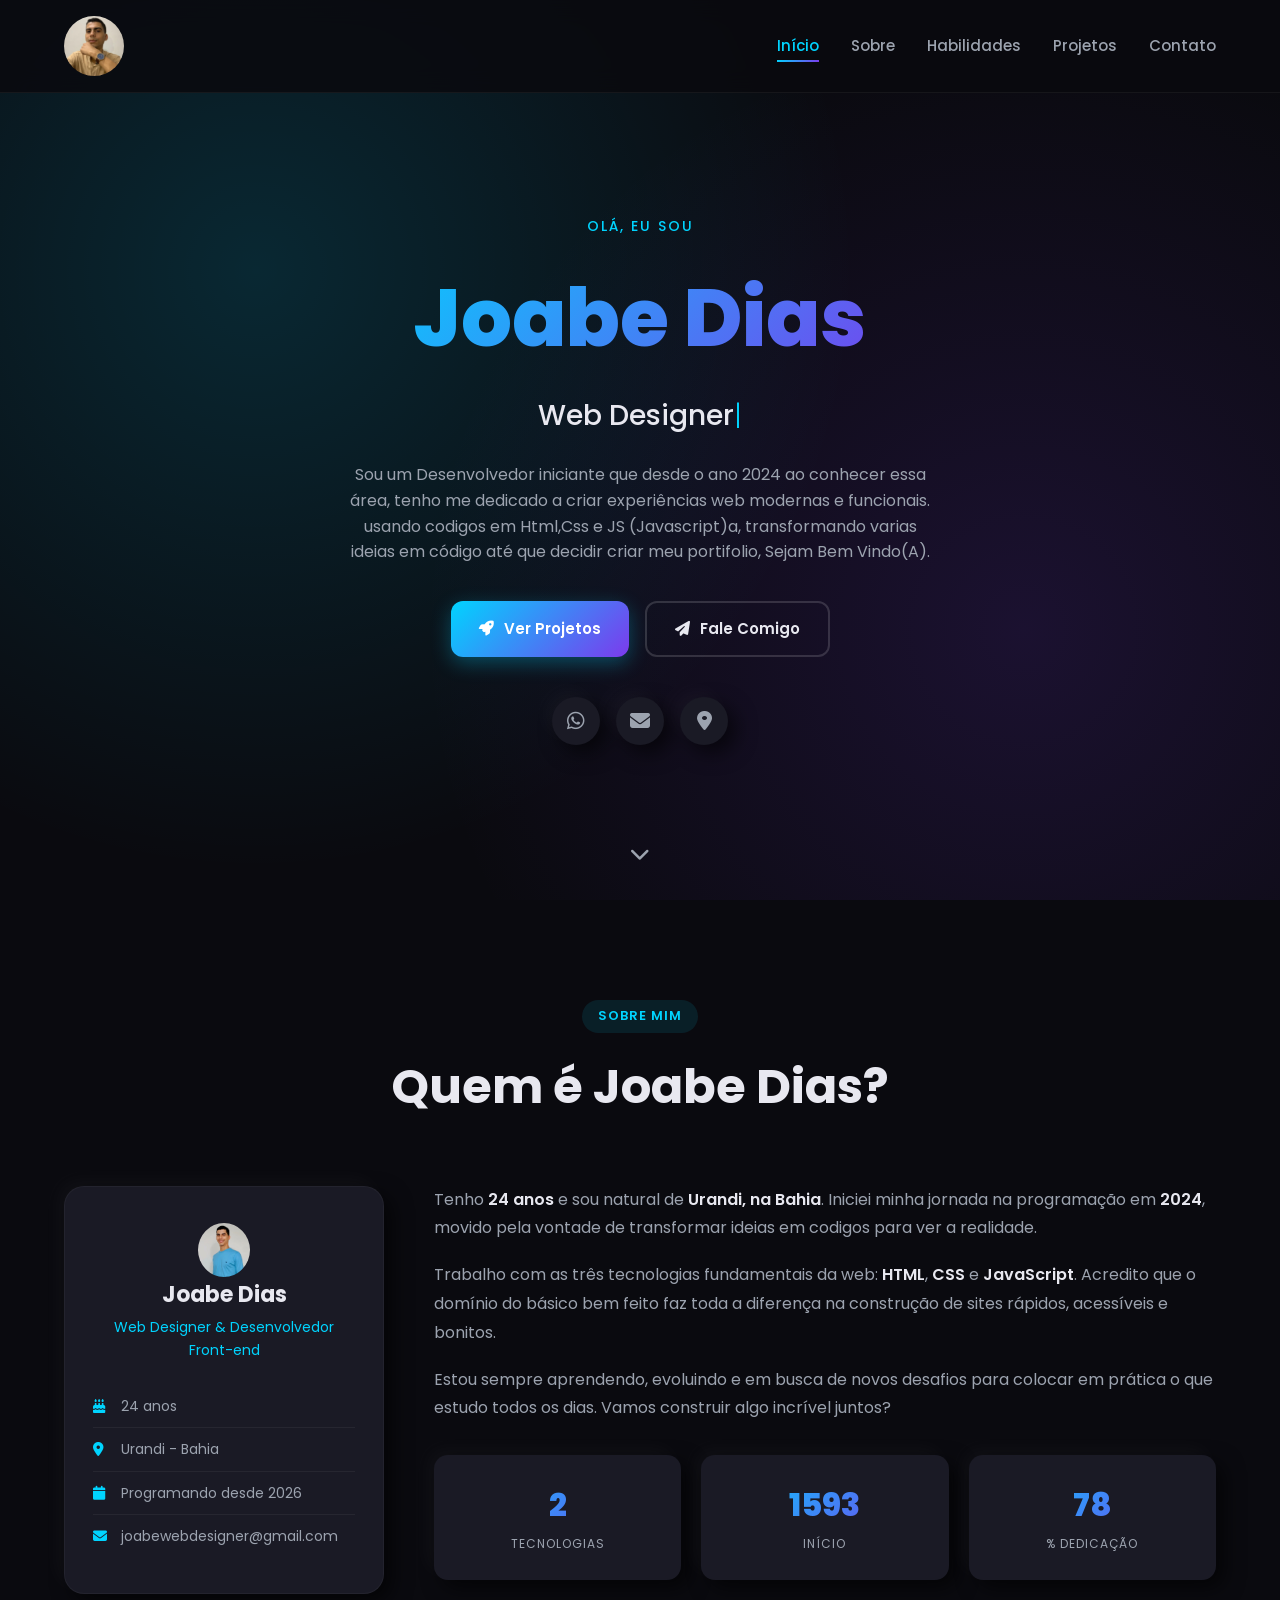
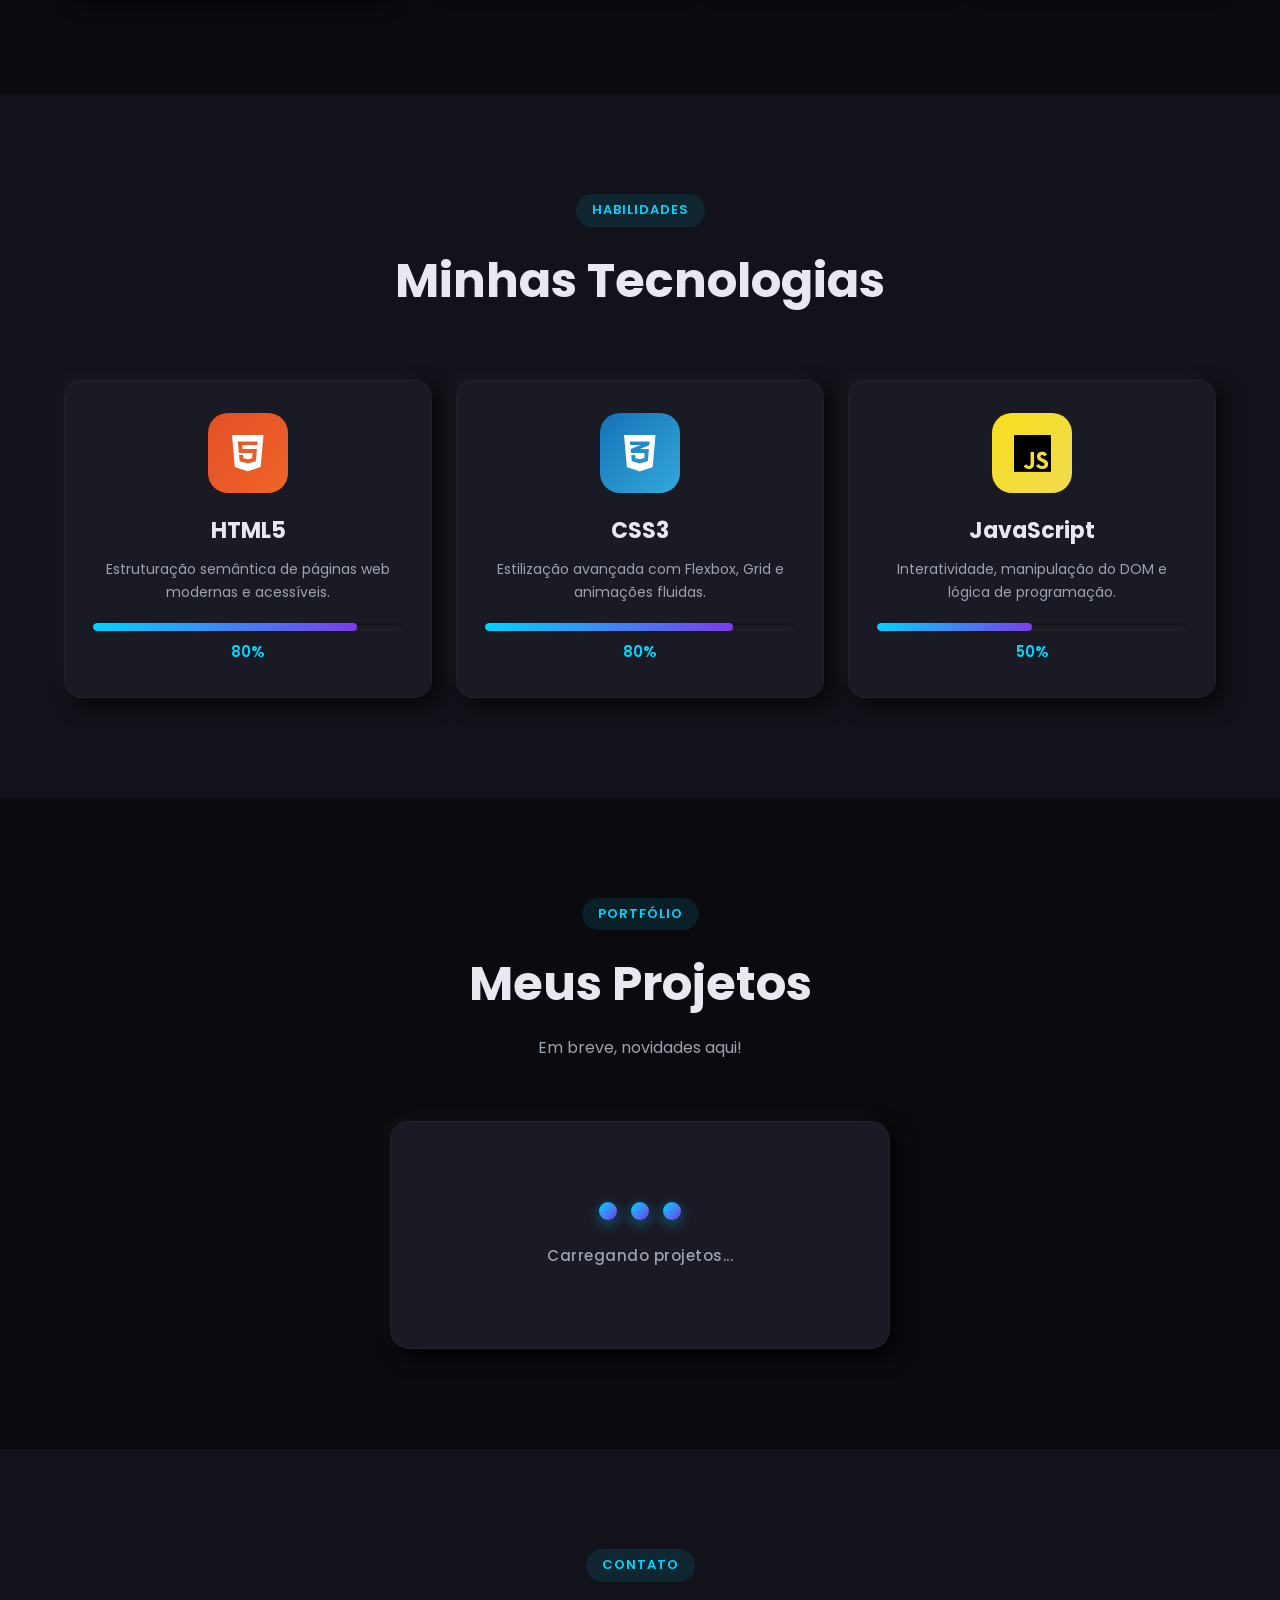
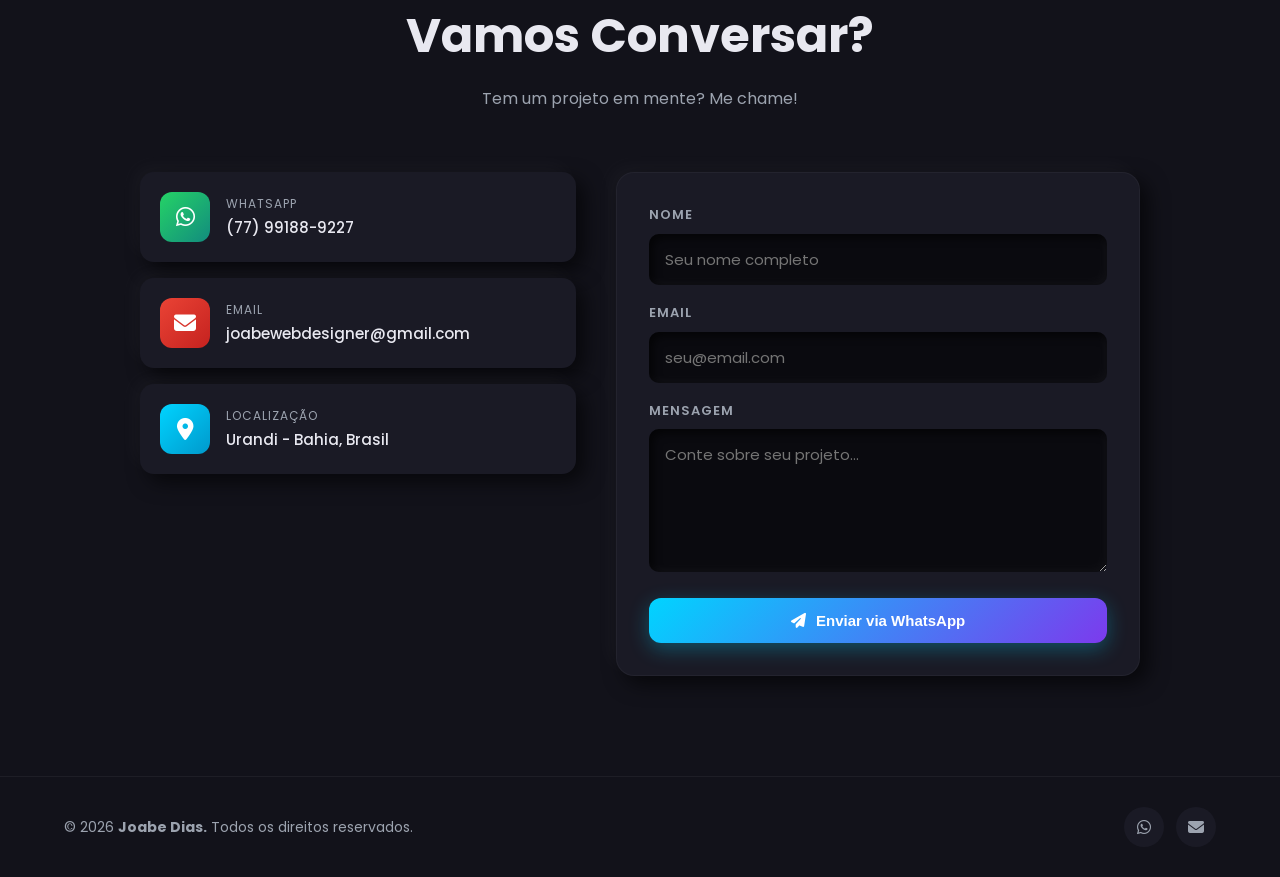
<file: index.html>
<!DOCTYPE html>
<html lang="pt-BR">
<head>
  <meta charset="UTF-8" />
  <meta name="viewport" content="width=device-width, initial-scale=1.0" />
  <title>Joabe Dias - Web Designer & Desenvolvedor</title>
  <meta name="description" content="Portfólio de Joabe Dias, desenvolvedor web e designer de Urandi - Bahia. HTML, CSS e JavaScript." />
  <link rel="preconnect" href="https://fonts.googleapis.com">
  <link rel="preconnect" href="https://fonts.gstatic.com" crossorigin>
  <link href="https://fonts.googleapis.com/css2?family=Poppins:wght@300;400;500;600;700;800&display=swap" rel="stylesheet">
  <link rel="stylesheet" href="https://cdnjs.cloudflare.com/ajax/libs/font-awesome/6.5.1/css/all.min.css" />
  <link rel="stylesheet" href="src/styles.css" />
</head>
<body>
  <!-- Menu fixo+logo JD -->
  <nav class="navbar">
  <div class="nav-container">
    <a href="#inicio" class="logo">
      <img src="img/logojobe.png" alt="JOABE DIAS LOGO"
     style="width: 60px; height: 60px; border-radius: 50%; float: left; margin-right: 10px;">


      </a>
      <button class="menu-toggle" id="menuToggle" aria-label="Abrir menu">
        <i class="fa-solid fa-bars"></i>
      </button>
      <ul class="nav-links" id="navLinks">
        <li><a href="#inicio">Início</a></li>
        <li><a href="#sobre">Sobre</a></li>
        <li><a href="#habilidades">Habilidades</a></li>
        <li><a href="#projetos">Projetos</a></li>
        <li><a href="#contato">Contato</a></li>
      </ul>
    </div>
  </nav>

  <!-- Seção Início -->
  <section id="inicio" class="hero">
    <div class="hero-bg"></div>
    <div class="hero-content">
      <p class="hero-greeting">Olá, eu sou</p>
      <h1 class="hero-name">Joabe Dias</h1>
      <h2 class="hero-role">
        <span class="typed" id="typed">Web Designer</span><span class="cursor">|</span>
      </h2>

      <!-- LOCAL ONDE FALO UM POUCO SOBRE MIM -->
      <p class="hero-description">
        Sou um Desenvolvedor iniciante que desde o ano 2024 ao conhecer essa área, tenho me dedicado a criar experiências web modernas e funcionais.
        usando codigos em Html,Css e JS (Javascript)a, transformando varias ideias em código até que decidir criar meu portifolio, Sejam Bem Vindo(A).
      </p>

<!-- Botões animados-->
      <div class="hero-actions">
        <a href="#projetos" class="btn btn-primary">
          <i class="fa-solid fa-rocket"></i>
          Ver Projetos
        </a>
        <a href="#contato" class="btn btn-outline">
          <i class="fa-solid fa-paper-plane"></i>
          Fale Comigo
        </a>
      </div>
      <div class="hero-socials">
        <a href="https://wa.me/5577991889227" target="_blank" rel="noopener" aria-label="WhatsApp">
          <i class="fa-brands fa-whatsapp"></i>
        </a>
        <a href="mailto:joabewebdesigner@gmail.com" aria-label="Email">
          <i class="fa-solid fa-envelope"></i>
        </a>
        <a href="#contato" aria-label="Localização">
          <i class="fa-solid fa-location-dot"></i>
        </a>
      </div>
    </div>
    <a href="#sobre" class="scroll-indicator" aria-label="Rolar para baixo">
      <i class="fa-solid fa-chevron-down"></i>
    </a>
  </section>

  <!-- Seção Sobre -->
  <section id="sobre" class="section">
    <div class="container">
      <div class="section-header reveal">
        <span class="section-tag">Sobre Mim</span>
        <h2 class="section-title">Quem é Joabe Dias?</h2>
      </div>

      <div class="about-grid">
        <div class="about-card reveal">
<div class="logo-container">
  <img src="img/logojoab.png" alt="JOABE DIAS LOGO"
       style="width: 20%; height: 20%; border-radius: 50%; object-fit: cover;">
</div>

          <h3>Joabe Dias</h3>
          <p class="about-role">Web Designer & Desenvolvedor Front-end</p>
          <ul class="about-info">
            <li><i class="fa-solid fa-cake-candles"></i> 24 anos</li>
            <li><i class="fa-solid fa-location-dot"></i> Urandi - Bahia</li>
            <li><i class="fa-solid fa-calendar"></i> Programando desde 2026</li>
            <li><i class="fa-solid fa-envelope"></i> joabewebdesigner@gmail.com</li>
          </ul>
        </div>
<!-- BIOGRAFIA DO SOBRE -->
        <div class="about-text reveal">
          <p>
            Tenho <strong>24 anos</strong> e sou natural de <strong>Urandi, na Bahia</strong>.
            Iniciei minha jornada na programação em <strong>2024</strong>, movido pela vontade de
            transformar ideias em codigos para ver a realidade.
          </p>
          <p>
            Trabalho com as três tecnologias fundamentais da web: <strong>HTML</strong>,
            <strong>CSS</strong> e <strong>JavaScript</strong>. Acredito que o domínio do básico
            bem feito faz toda a diferença na construção de sites rápidos, acessíveis e bonitos.
          </p>
          <p>
            Estou sempre aprendendo, evoluindo e em busca de novos desafios para colocar em
            prática o que estudo todos os dias. Vamos construir algo incrível juntos?
          </p>
<!-- EFEITO DOS NUMEROS -->
          <div class="stats">
            <div class="stat">
              <span class="stat-number" data-target="3">0</span>
              <span class="stat-label">Tecnologias</span>
            </div>
            <div class="stat">
              <span class="stat-number" data-target=" 2024 ">0</span>
              <span class="stat-label">Início</span>
            </div>
            <div class="stat">
              <span class="stat-number" data-target="100">0</span>
              <span class="stat-label">% Dedicação </span>
            </div>
          </div>
        </div>
      </div>
    </div>
  </section>

  <!-- Seção Habilidades -->
  <section id="habilidades" class="section section-alt">
    <div class="container">
      <div class="section-header reveal">
        <span class="section-tag">Habilidades</span>
        <h2 class="section-title">Minhas Tecnologias</h2>
      </div>
<!-- PARTE ONDE MOSTRA AS TECNOLOGIA QUE USO COM EFEITO  -->
      <div class="skills-grid">
        <div class="skill-card reveal">
          <div class="skill-icon html">
            <i class="fa-brands fa-html5"></i>
          </div>
          <h3>HTML5</h3>
          <p>Estruturação semântica de páginas web modernas e acessíveis.</p>
          <div class="progress">
            <div class="progress-bar" data-progress="85"></div>
          </div>
          <span class="progress-label">80%</span>
        </div>

        <div class="skill-card reveal">
          <div class="skill-icon css">
            <i class="fa-brands fa-css3-alt"></i>
          </div>
          <h3>CSS3</h3>
          <p>Estilização avançada com Flexbox, Grid e animações fluidas.</p>
          <div class="progress">
            <div class="progress-bar" data-progress="80"></div>
          </div>
          <span class="progress-label">80%</span>
        </div>

        <div class="skill-card reveal">
          <div class="skill-icon js">
            <i class="fa-brands fa-js"></i>
          </div>
          <h3>JavaScript</h3>
          <p>Interatividade, manipulação do DOM e lógica de programação.</p>
          <div class="progress">
            <div class="progress-bar" data-progress="50"></div>
          </div>
          <span class="progress-label">50%</span>
        </div>
      </div>
    </div>
  </section>

  <!-- Seção Projetos -->

  <section id="projetos" class="section">
    <div class="container">
      <div class="section-header reveal">
        <span class="section-tag">Portfólio</span>
        <h2 class="section-title">Meus Projetos</h2>
        <p class="section-subtitle">Em breve, novidades aqui!</p>
      </div>

      <div class="loading-projetos reveal">
        <div class="dots-loader" aria-label="Carregando projetos">
          <span></span>
          <span></span>
          <span></span>
        </div>
        <p class="loading-text">Carregando projetos...</p>
      </div>
    </div>
  </section>

  <!-- Seção Contato -->

  <section id="contato" class="section section-alt">
    <div class="container">
      <div class="section-header reveal">
        <span class="section-tag">Contato</span>
        <h2 class="section-title">Vamos Conversar?</h2>
        <p class="section-subtitle">Tem um projeto em mente? Me chame!</p>
      </div>

      <div class="contato-grid">
        <div class="contato-info reveal">
          <a href="https://wa.me/5577991889227" target="_blank" rel="noopener" class="contato-item">
            <div class="contato-icon whatsapp">
              <i class="fa-brands fa-whatsapp"></i>
            </div>
            <div>
              <span class="contato-label">WhatsApp</span>
              <span class="contato-value">(77) 99188-9227</span>
            </div>
          </a>

          <a href="mailto:joabewebdesigner@gmail.com" class="contato-item">
            <div class="contato-icon email">
              <i class="fa-solid fa-envelope"></i>
            </div>
            <div>
              <span class="contato-label">Email</span>
              <span class="contato-value">joabewebdesigner@gmail.com</span>
            </div>
          </a>

          <div class="contato-item">
            <div class="contato-icon location">
              <i class="fa-solid fa-location-dot"></i>
            </div>
            <div>
              <span class="contato-label">Localização</span>
              <span class="contato-value">Urandi - Bahia, Brasil</span>
            </div>
          </div>
        </div>

        <!-- ONDE AS PESSOAS CONSEGUEM MANDAR MENSAGEM -->

        <form id="form-contato" class="reveal">
          <div class="form-group">
            <label for="nome">Nome</label>
            <input type="text" id="nome" name="nome" placeholder="Seu nome completo" required>
          </div>

          <div class="form-group">
            <label for="email">Email</label>
            <input type="email" id="email" name="email" placeholder="seu@email.com" required>
          </div>

          <div class="form-group">
            <label for="mensagem">Mensagem</label>
            <textarea id="mensagem" name="mensagem" rows="5" placeholder="Conte sobre seu projeto..." required></textarea>
          </div>

          <button type="submit" class="btn btn-primary btn-block">
            <i class="fa-solid fa-paper-plane"></i>
            Enviar via WhatsApp
          </button>
        </form>
      </div>
    </div>
  </section>

  <!-- Rodapé -->

  <footer class="footer">
    <div class="container footer-content">
      <p>&copy; 2026 <strong>Joabe Dias.</strong>  Todos os direitos reservados.

<div class="footer-socials">
  <!-- WhatsApp -->
  <a href="https://wa.me/5577991889227" target="_blank" rel="noopener" aria-label="WhatsApp">
    <i class="fa-brands fa-whatsapp"></i>
  </a>

  <!-- Gmail -->
  <a href="https://mail.google.com/mail/?view=cm&fs=1&to=joabewebdesigner@gmail.com" target="_blank" rel="noopener" aria-label="Email">
    <i class="fa-solid fa-envelope"></i>
  </a>
</div>

  </footer>

  <!-- Toast de notificação -->
  <div id="toast" class="toast"></div>

  <script src="src/main.js"></script>
</body>
</html>
</file>
<file: src/styles.css>
/* ============ RESET ============ */
* { margin: 0; padding: 0; box-sizing: border-box; }
html { scroll-behavior: smooth; }

:root {
  --bg: #0a0a0f;
  --bg-alt: #12121a;
  --card: #1a1a25;
  --card-hover: #20202d;
  --text: #e8e8f0;
  --text-muted: #9ca3af;
  --primary: #00d4ff;
  --primary-dark: #0099cc;
  --accent: #ffffff;
  --gradient: linear-gradient(135deg, #00d4ff 0%, #7c3aed 100%);
  --shadow-neu: 8px 8px 20px rgba(0,0,0,0.6), -8px -8px 20px rgba(255,255,255,0.03);
  --shadow-neu-inset: inset 4px 4px 8px rgba(0,0,0,0.6), inset -4px -4px 8px rgba(255,255,255,0.03);
}

body {
  font-family: 'Poppins', sans-serif;
  background: var(--bg);
  color: var(--text);
  line-height: 1.6;
  overflow-x: hidden;
}

a { color: inherit; text-decoration: none; }
img { max-width: 100%; display: block; }

.container { max-width: 1200px; margin: 0 auto; padding: 0 24px; }

/* ============ NAVBAR ============ */
.navbar {
  position: fixed;
  top: 0; left: 0;
  width: 100%;
  background: rgba(10, 10, 15, 0.85);
  backdrop-filter: blur(12px);
  border-bottom: 1px solid rgba(255,255,255,0.05);
  z-index: 1000;
  transition: all 0.3s ease;
}
.navbar.scrolled {
  background: rgba(10, 10, 15, 0.95);
  box-shadow: 0 4px 20px rgba(0,0,0,0.5);
}
.nav-container {
  max-width: 1200px;
  margin: 0 auto;
  padding: 16px 24px;
  display: flex;
  justify-content: space-between;
  align-items: center;
}


.logo { display: flex; align-items: center; gap: 10px; font-weight: 700; }
.logo-mark {
  width: 38px; height: 38px;
  background: var(--gradient);
  border-radius: 10px;
  display: grid; place-items: center;
  color: #ffffff; font-weight: 800; font-size: 14px;
  box-shadow: 0 4px 12px rgba(0,212,255,0.3);
}
.logo-text { font-size: 18px; }

.logo img {
  width: 50px;
  height: 50px;
  border-radius:50px;
  object-fit: cover;
}

.logo-container {
  display: flex;          /* ativa o flexbox */
  justify-content: center; /* centraliza horizontalmente */
  align-items: center;     /* centraliza verticalmente */
}


@media (max-width: 768px){
  .logo img{
    width:40px;
    height: 40px;
  }
  .navbar{
    padding: 10px;
  }
}

.nav-links { display: flex; gap: 32px; list-style: none; }
.nav-links a {
  font-weight: 500;
  font-size: 15px;
  color: var(--text-muted);
  position: relative;
  transition: color 0.3s;
}
.nav-links a::after {
  content: '';
  position: absolute;
  bottom: -6px; left: 0;
  width: 0; height: 2px;
  background: var(--gradient);
  transition: width 0.3s;
}
.nav-links a:hover, .nav-links a.active {
  color: var(--primary);
}
.nav-links a:hover::after, .nav-links a.active::after { width: 100%; }

.menu-toggle {
  display: none;
  background: none; border: none;
  color: var(--text); font-size: 24px;
  cursor: pointer;
}

/* ============ HERO ============ */
.hero {
  min-height: 100vh;
  display: flex;
  flex-direction: column;
  align-items: center;
  justify-content: center;
  text-align: center;
  padding: 120px 24px 60px;
  position: relative;
  overflow: hidden;
}
.hero-bg {
  position: absolute;
  inset: 0;
  background:
    radial-gradient(circle at 20% 30%, rgba(0,212,255,0.15), transparent 50%),
    radial-gradient(circle at 80% 70%, rgba(124,58,237,0.15), transparent 50%);
  animation: pulse 8s ease-in-out infinite;
}
@keyframes pulse {
  0%, 100% { opacity: 0.6; }
  50% { opacity: 1; }
}

.hero-content { position: relative; z-index: 1; max-width: 800px; }
.hero-greeting {
  color: var(--primary);
  font-weight: 500;
  letter-spacing: 2px;
  text-transform: uppercase;
  font-size: 14px;
  margin-bottom: 16px;
  animation: fadeInUp 0.8s ease;
}
.hero-name {
  font-size: clamp(2.5rem, 8vw, 5rem);
  font-weight: 800;
  background: var(--gradient);
  -webkit-background-clip: text;
  -webkit-text-fill-color: transparent;
  background-clip: text;
  margin-bottom: 12px;
  animation: fadeInUp 0.8s ease 0.1s both;
}
.hero-role {
  font-size: clamp(1.25rem, 3vw, 1.75rem);
  font-weight: 500;
  color: var(--text);
  margin-bottom: 24px;
  min-height: 2.5rem;
  animation: fadeInUp 0.8s ease 0.2s both;
}
.cursor {
  display: inline-block;
  color: var(--primary);
  font-weight: 300;
  animation: blink 1s infinite;
}
@keyframes blink {
  0%, 50% { opacity: 1; }
  51%, 100% { opacity: 0; }
}

.hero-description {
  color: var(--text-muted);
  font-size: 16px;
  max-width: 600px;
  margin: 0 auto 36px;
  animation: fadeInUp 0.8s ease 0.3s both;
}

.hero-actions {
  display: flex;
  gap: 16px;
  justify-content: center;
  flex-wrap: wrap;
  margin-bottom: 40px;
  animation: fadeInUp 0.8s ease 0.4s both;
}

.btn {
  display: inline-flex;
  align-items: center;
  gap: 10px;
  padding: 14px 28px;
  border-radius: 12px;
  font-weight: 600;
  font-size: 15px;
  cursor: pointer;
  border: none;
  transition: all 0.3s ease;
  text-decoration: none;
}
.btn-primary {
  background: var(--gradient);
  color: #fff;
  box-shadow: 0 6px 20px rgba(0,212,255,0.3);
}
.btn-primary:hover {
  transform: translateY(-3px);
  box-shadow: 0 10px 28px rgba(0,212,255,0.5);
}
.btn-outline {
  background: transparent;
  color: var(--text);
  border: 2px solid rgba(255,255,255,0.15);
}
.btn-outline:hover {
  border-color: var(--primary);
  color: var(--primary);
  transform: translateY(-3px);
}
.btn-block { width: 100%; justify-content: center; }

.hero-socials {
  display: flex;
  gap: 16px;
  justify-content: center;
  animation: fadeInUp 0.8s ease 0.5s both;
}
.hero-socials a {
  width: 48px; height: 48px;
  border-radius: 50%;
  background: var(--card);
  display: grid; place-items: center;
  color: var(--text-muted);
  font-size: 20px;
  transition: all 0.3s ease;
  box-shadow: var(--shadow-neu);
}
.hero-socials a:hover {
  color: var(--primary);
  transform: translateY(-4px);
  box-shadow: 0 10px 24px rgba(0,212,255,0.3);
}

.scroll-indicator {
  position: absolute;
  bottom: 30px; left: 50%;
  transform: translateX(-50%);
  color: var(--text-muted);
  font-size: 20px;
  animation: bounce 2s infinite;
}
@keyframes bounce {
  0%, 100% { transform: translateX(-50%) translateY(0); }
  50% { transform: translateX(-50%) translateY(10px); }
}

@keyframes fadeInUp {
  from { opacity: 0; transform: translateY(30px); }
  to { opacity: 1; transform: translateY(0); }
}

/* ============ SECTIONS ============ */
.section { padding: 100px 0; }
.section-alt { background: var(--bg-alt); }

.section-header { text-align: center; margin-bottom: 60px; }
.section-tag {
  display: inline-block;
  padding: 6px 16px;
  background: rgba(0,212,255,0.1);
  color: var(--primary);
  border-radius: 20px;
  font-size: 13px;
  font-weight: 600;
  letter-spacing: 1px;
  text-transform: uppercase;
  margin-bottom: 16px;
}
.section-title {
  font-size: clamp(2rem, 5vw, 3rem);
  font-weight: 700;
  margin-bottom: 12px;
}
.section-subtitle { color: var(--text-muted); font-size: 16px; }

/* ============ ABOUT ============ */
.about-grid {
  display: grid;
  grid-template-columns: 320px 1fr;
  gap: 50px;
  align-items: start;
}

.about-card {
  background: var(--card);
  padding: 36px 28px;
  border-radius: 20px;
  text-align: center;
  box-shadow: var(--shadow-neu);
  border: 1px solid rgba(255,255,255,0.04);
}
.avatar {
  width: 120px; height: 120px;
  margin: 0 auto 20px;
  border-radius: 50%;
  background: var(--gradient);
  display: grid; place-items: center;
  color: #fff;
  font-size: 42px;
  font-weight: 800;
  box-shadow: 0 10px 30px rgba(0,212,255,0.3);
}
.about-card h3 { font-size: 22px; margin-bottom: 4px; }
.about-role { color: var(--primary); font-size: 14px; margin-bottom: 24px; }
.about-info { list-style: none; text-align: left; }
.about-info li {
  padding: 10px 0;
  color: var(--text-muted);
  font-size: 14px;
  border-bottom: 1px solid rgba(255,255,255,0.05);
  display: flex; align-items: center; gap: 10px;
}
.about-info li:last-child { border-bottom: none; }
.about-info i { color: var(--primary); width: 18px; }

.about-text p {
  color: var(--text-muted);
  margin-bottom: 18px;
  font-size: 16px;
  line-height: 1.8;
}
.about-text strong { color: var(--text); font-weight: 600; }

.stats {
  display: grid;
  grid-template-columns: repeat(3, 1fr);
  gap: 20px;
  margin-top: 32px;
}
.stat {
  background: var(--card);
  padding: 24px 16px;
  border-radius: 14px;
  text-align: center;
  box-shadow: var(--shadow-neu);
}
.stat-number {
  display: block;
  font-size: 32px;
  font-weight: 800;
  background: var(--gradient);
  -webkit-background-clip: text;
  -webkit-text-fill-color: transparent;
}
.stat-label {
  font-size: 12px;
  color: var(--text-muted);
  text-transform: uppercase;
  letter-spacing: 1px;
}

/* ============ EFEITOS NO CARD ============ */
.skills-grid {
  display: grid;
  grid-template-columns: repeat(auto-fit, minmax(280px, 1fr));
  gap: 24px;
}
.skill-card {
  background: var(--card);
  padding: 32px 28px;
  border-radius: 18px;
  text-align: center;
  box-shadow: var(--shadow-neu);
  transition: all 0.4s ease;
  border: 1px solid rgba(255,255,255,0.04);
}
.skill-card:hover {
  transform: translateY(-8px);
  box-shadow: 12px 12px 28px rgba(0,0,0,0.7), -6px -6px 18px rgba(255,255,255,0.05);
}
.skill-icon {
  width: 80px; height: 80px;
  margin: 0 auto 20px;
  border-radius: 20px;
  display: grid; place-items: center;
  font-size: 42px;
  color: #fff;
}
.skill-icon.html { background: linear-gradient(135deg, #e34f26, #f06529); }
.skill-icon.css { background: linear-gradient(135deg, #1572b6, #33a9dc); }
.skill-icon.js { background: linear-gradient(135deg, #f7df1e, #f0db4f); color: #000; }

.skill-card h3 { font-size: 22px; margin-bottom: 10px; }
.skill-card p { color: var(--text-muted); font-size: 14px; margin-bottom: 20px; }

.progress {
  width: 100%;
  height: 8px;
  background: rgba(255,255,255,0.05);
  border-radius: 10px;
  overflow: hidden;
  margin-bottom: 8px;
  box-shadow: var(--shadow-neu-inset);
}
.progress-bar {
  height: 100%;
  width: 0;
  background: var(--gradient);
  border-radius: 10px;
  transition: width 1.5s ease-out;
}
.progress-label {
  font-size: 15px;
  color: var(--primary);
  font-weight: 600;
}

/* ============ LOADING PROJETOS ============ */
.loading-projetos {
  display: flex;
  flex-direction: column;
  align-items: center;
  justify-content: center;
  gap: 24px;
  padding: 80px 20px;
  background: var(--card);
  border-radius: 20px;
  box-shadow: var(--shadow-neu);
  border: 1px solid rgba(255,255,255,0.04);
  max-width: 500px;
  margin: 0 auto;
}
.dots-loader {
  display: flex;
  gap: 14px;
}
.dots-loader span {
  width: 18px;
  height: 18px;
  border-radius: 50%;
  background: var(--gradient);
  box-shadow: 0 4px 14px rgba(0,212,255,0.4);
  animation: dotPulse 1.4s ease-in-out infinite;
}
.dots-loader span:nth-child(2) { animation-delay: 0.2s; }
.dots-loader span:nth-child(3) { animation-delay: 0.4s; }
@keyframes dotPulse {
  0%, 80%, 100% { transform: scale(0.6); opacity: 0.4; }
  40% { transform: scale(1); opacity: 1; }
}
.loading-text {
  color: var(--text-muted);
  font-size: 15px;
  font-weight: 500;
  letter-spacing: 0.5px;
}

/* ============ PROJETOS / CARROSSEL ============ */
.carrossel {
  display: flex;
  gap: 24px;
  overflow-x: auto;
  scroll-snap-type: x mandatory;
  scroll-behavior: smooth;
  padding: 20px 4px 30px;
  -webkit-overflow-scrolling: touch;
}
.carrossel::-webkit-scrollbar { height: 8px; }
.carrossel::-webkit-scrollbar-track { background: rgba(255,255,255,0.04); border-radius: 10px; }
.carrossel::-webkit-scrollbar-thumb { background: var(--gradient); border-radius: 10px; }

.projeto {
  min-width: 300px;
  max-width: 320px;
  flex-shrink: 0;
  background: var(--card);
  border-radius: 18px;
  overflow: hidden;
  box-shadow: var(--shadow-neu);
  scroll-snap-align: start;
  transition: all 0.4s ease;
  border: 1px solid rgba(255,255,255,0.04);
}
.projeto:hover {
  transform: translateY(-8px) scale(1.02);
  box-shadow: 12px 12px 28px rgba(0,0,0,0.8), -8px -8px 22px rgba(255,255,255,0.05);
}
.projeto-thumb {
  height: 160px;
  display: grid; place-items: center;
  font-size: 56px;
  color: #fff;
  position: relative;
  overflow: hidden;
}
.projeto-thumb::after {
  content: '';
  position: absolute;
  inset: 0;
  background: rgba(0,0,0,0.2);
}
.projeto-thumb i { position: relative; z-index: 1; }
.thumb-1 { background: linear-gradient(135deg, #00d4ff, #0099cc); }
.thumb-2 { background: linear-gradient(135deg, #7c3aed, #a855f7); }
.thumb-3 { background: linear-gradient(135deg, #f59e0b, #ef4444); }
.thumb-4 { background: linear-gradient(135deg, #10b981, #06b6d4); }
.thumb-5 { background: linear-gradient(135deg, #ec4899, #f97316); }

.projeto-body { padding: 24px; }
.projeto-body h3 { font-size: 18px; margin-bottom: 8px; }
.projeto-body p {
  color: var(--text-muted);
  font-size: 14px;
  margin-bottom: 16px;
  min-height: 60px;
}
.projeto-tags { display: flex; flex-wrap: wrap; gap: 6px; }
.projeto-tags span {
  padding: 4px 10px;
  background: rgba(0,212,255,0.1);
  color: var(--primary);
  border-radius: 6px;
  font-size: 12px;
  font-weight: 500;
}

.carrossel-controls {
  display: flex;
  justify-content: center;
  gap: 12px;
  margin-top: 20px;
}
.carrossel-btn {
  width: 48px; height: 48px;
  border-radius: 50%;
  background: var(--card);
  color: var(--text);
  border: none;
  cursor: pointer;
  font-size: 16px;
  box-shadow: var(--shadow-neu);
  transition: all 0.3s ease;
}
.carrossel-btn:hover {
  background: var(--primary);
  color: #fff;
  transform: scale(1.1);
}

/* ============ CONTATO ============ */
.contato-grid {
  display: grid;
  grid-template-columns: 1fr 1.2fr;
  gap: 40px;
  max-width: 1000px;
  margin: 0 auto;
}

.contato-info { display: flex; flex-direction: column; gap: 16px; }
.contato-item {
  display: flex;
  align-items: center;
  gap: 16px;
  padding: 20px;
  background: var(--card);
  border-radius: 14px;
  box-shadow: var(--shadow-neu);
  transition: all 0.3s ease;
  cursor: pointer;
}
.contato-item:hover {
  transform: translateX(6px);
  box-shadow: 10px 10px 24px rgba(0,0,0,0.7), -6px -6px 16px rgba(255,255,255,0.05);
}
.contato-icon {
  width: 50px; height: 50px;
  border-radius: 12px;
  display: grid; place-items: center;
  font-size: 22px;
  color: #fff;
  flex-shrink: 0;
}
.contato-icon.whatsapp { background: linear-gradient(135deg, #25d366, #128c7e); }
.contato-icon.email { background: linear-gradient(135deg, #ea4335, #c5221f); }
.contato-icon.location { background: linear-gradient(135deg, #00d4ff, #0099cc); }

.contato-label {
  display: block;
  font-size: 12px;
  color: var(--text-muted);
  text-transform: uppercase;
  letter-spacing: 1px;
  margin-bottom: 2px;
}
.contato-value { display: block; font-size: 15px; font-weight: 500; }

#form-contato {
  background: var(--card);
  padding: 32px;
  border-radius: 18px;
  box-shadow: var(--shadow-neu);
  border: 1px solid rgba(255,255,255,0.04);
}
.form-group { margin-bottom: 18px; }
.form-group label {
  display: block;
  font-size: 13px;
  font-weight: 600;
  color: var(--text-muted);
  margin-bottom: 8px;
  text-transform: uppercase;
  letter-spacing: 1px;
}
.form-group input,
.form-group textarea {
  width: 100%;
  padding: 14px 16px;
  background: var(--bg);
  color: var(--text);
  border: none;
  border-radius: 10px;
  font-family: inherit;
  font-size: 15px;
  box-shadow: var(--shadow-neu-inset);
  transition: all 0.3s ease;
}
.form-group input:focus,
.form-group textarea:focus {
  outline: none;
  box-shadow: var(--shadow-neu-inset), 0 0 0 2px var(--primary);
}
.form-group textarea { resize: vertical; min-height: 120px; }

/* ============ FOOTER ============ */
.footer {
  background: var(--bg-alt);
  border-top: 1px solid rgba(255,255,255,0.05);
  padding: 30px 0;
}
.footer-content {
  display: flex;
  justify-content: space-between;
  align-items: center;
  flex-wrap: wrap;
  gap: 16px;
}
.footer p { color: var(--text-muted); font-size: 14px; }
.footer-socials { display: flex; gap: 12px; }
.footer-socials a {
  width: 40px; height: 40px;
  border-radius: 50%;
  background: var(--card);
  display: grid; place-items: center;
  color: var(--text-muted);
  transition: all 0.3s ease;
}
.footer-socials a:hover { color: var(--primary); transform: translateY(-3px); }

/* ============ TOAST ============ */
.toast {
  position: fixed;
  bottom: 30px; right: 30px;
  background: var(--card);
  color: var(--text);
  padding: 16px 24px;
  border-radius: 12px;
  box-shadow: 0 10px 30px rgba(0,0,0,0.5);
  border-left: 4px solid var(--primary);
  transform: translateX(400px);
  transition: transform 0.4s ease;
  z-index: 9999;
  max-width: 320px;
}
.toast.show { transform: translateX(0); }

/* ============ REVEAL ANIMATIONS ============ */
.reveal {
  opacity: 0;
  transform: translateY(30px);
  transition: opacity 0.8s ease, transform 0.8s ease;
}
.reveal.visible { opacity: 1; transform: translateY(0); }

/* ============ RESPONSIVE ============ */
@media (max-width: 900px) {
  .about-grid { grid-template-columns: 1fr; }
  .contato-grid { grid-template-columns: 1fr; }
}

@media (max-width: 700px) {
  .menu-toggle { display: block; }
  .nav-links {
    position: fixed;
    top: 70px; left: 0;
    width: 100%;
    flex-direction: column;
    background: rgba(10, 10, 15, 0.98);
    backdrop-filter: blur(12px);
    padding: 24px;
    gap: 20px;
    transform: translateY(-150%);
    transition: transform 0.4s ease;
    border-bottom: 1px solid rgba(255,255,255,0.05);
  }
  .nav-links.open { transform: translateY(0); }
  .section { padding: 70px 0; }
  .stats { grid-template-columns: 1fr; }
  .toast { right: 16px; left: 16px; max-width: none; }
}
</file>
